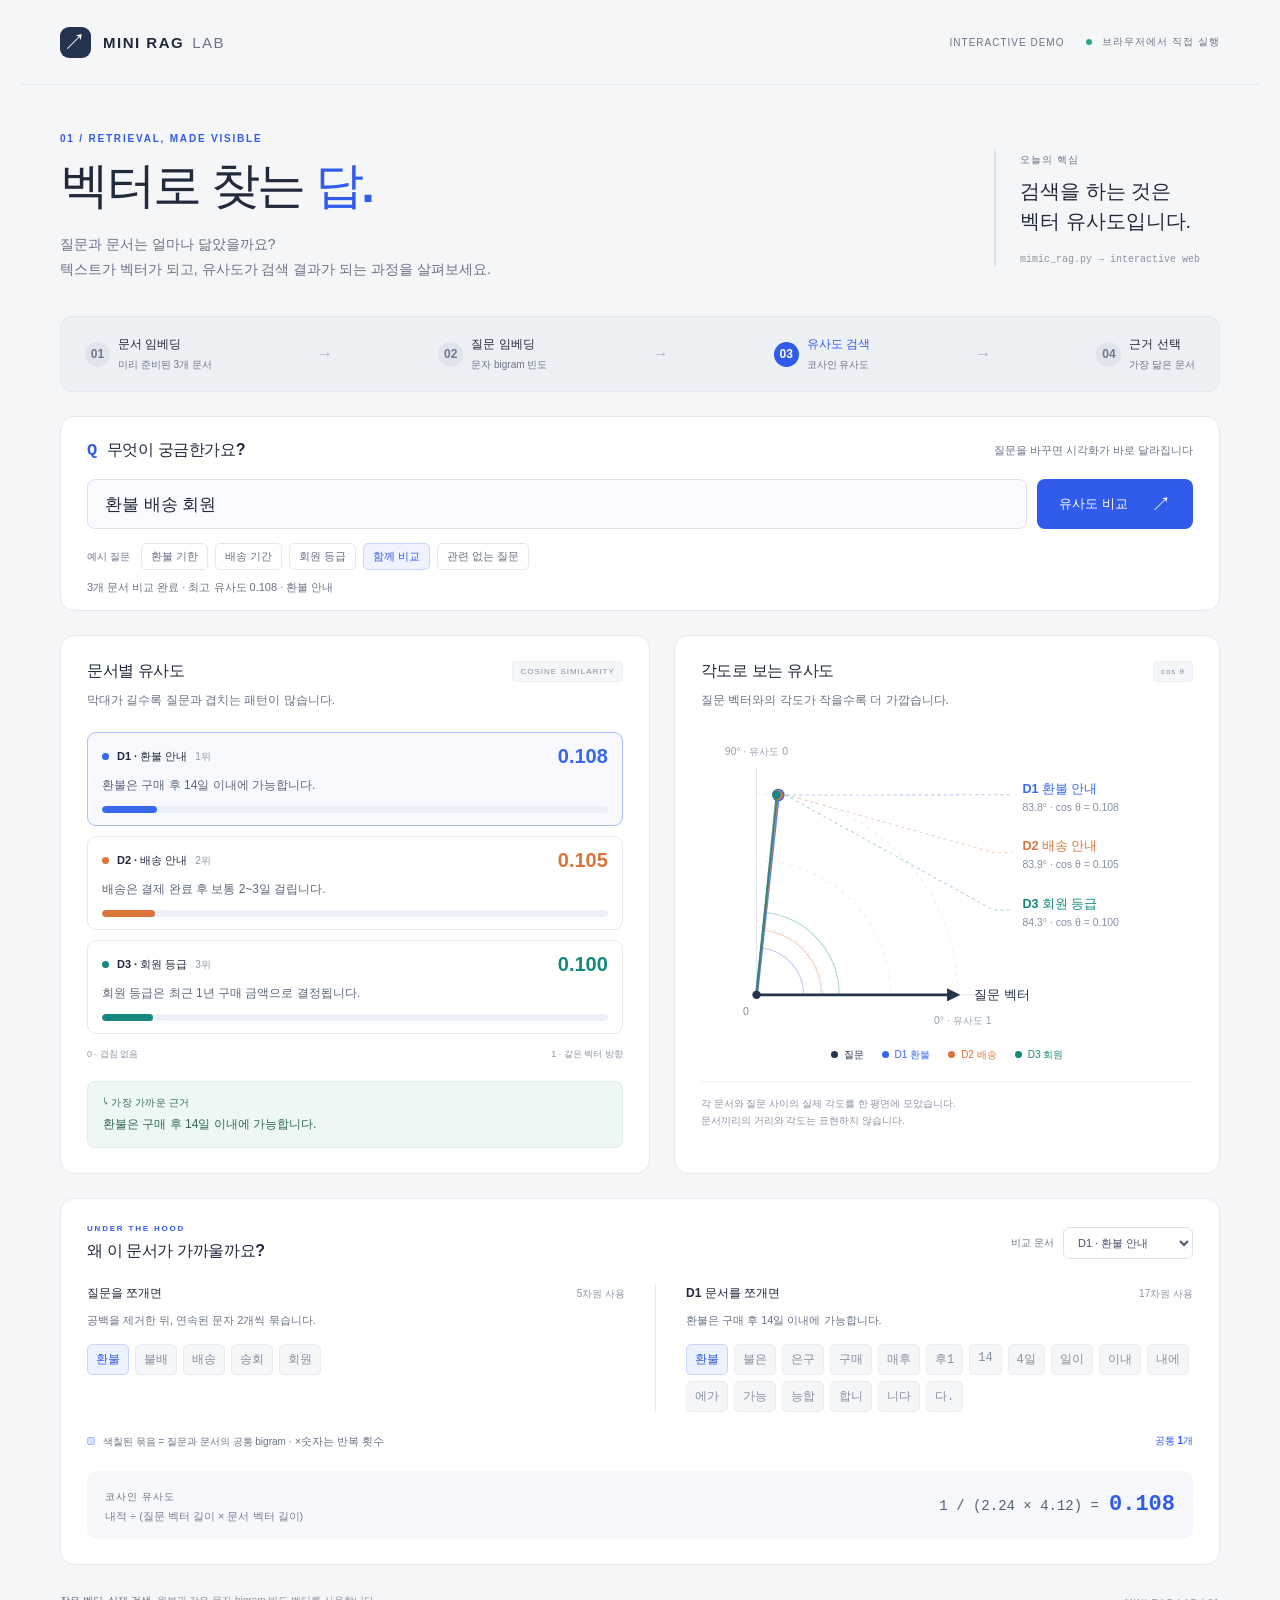
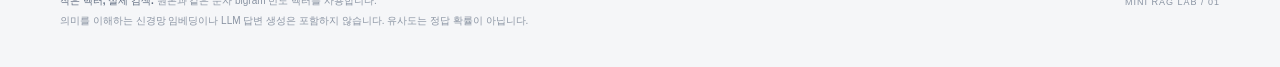
<file: 03-mimic-rag/index.html>
<!doctype html>
<html lang="ko">
<head>
  <meta charset="utf-8">
  <meta name="viewport" content="width=device-width, initial-scale=1">
  <meta name="theme-color" content="#f5f6f8">
  <title>벡터로 찾는 답 · Mini RAG Lab</title>
  <link rel="stylesheet" href="styles.css">
  <script src="rag.js" defer></script>
  <script src="app.js" defer></script>
</head>
<body>
  <header class="site-header"><a class="brand" href="./"><span class="brand-icon" aria-hidden="true">↗</span> MINI RAG <span class="brand-light">LAB</span></a><span class="header-note">INTERACTIVE DEMO <span class="live-dot"></span> 브라우저에서 직접 실행</span></header>
  <main>
    <section class="intro">
      <div><p class="eyebrow">01 / RETRIEVAL, MADE VISIBLE</p><h1>벡터로 찾는 <span>답.</span></h1><p class="intro-copy">질문과 문서는 얼마나 닮았을까요?<br>텍스트가 벡터가 되고, 유사도가 검색 결과가 되는 과정을 살펴보세요.</p></div>
      <div class="concept-note"><span class="small-label">오늘의 핵심</span><p>검색을 하는 것은<br><strong>벡터 유사도</strong>입니다.</p><span>mimic_rag.py → interactive web</span></div>
    </section>
    <nav class="pipeline" aria-label="검색 과정"><span><b>01</b> 문서 임베딩 <small>미리 준비된 3개 문서</small></span><i aria-hidden="true">→</i><span><b>02</b> 질문 임베딩 <small>문자 bigram 빈도</small></span><i aria-hidden="true">→</i><span class="current"><b>03</b> 유사도 검색 <small>코사인 유사도</small></span><i aria-hidden="true">→</i><span><b>04</b> 근거 선택 <small>가장 닮은 문서</small></span></nav>
    <section class="query-panel" aria-labelledby="query-title">
      <div class="section-title"><h2 id="query-title"><span class="step">Q</span> 무엇이 궁금한가요?</h2><span class="muted">질문을 바꾸면 시각화가 바로 달라집니다</span></div>
      <form id="query-form"><label class="sr-only" for="query">검색할 질문</label><input id="query" type="text" value="환불 배송 회원" maxlength="500" autocomplete="off" spellcheck="false" placeholder="예: 환불은 언제까지 가능한가요?"><button class="search-button" type="submit">유사도 비교 <span aria-hidden="true">↗</span></button></form>
      <div class="examples"><span>예시 질문</span><button type="button" data-query="환불은 언제까지 가능한가요?">환불 기한</button><button type="button" data-query="배송은 며칠 걸리나요?">배송 기간</button><button type="button" data-query="회원 등급은 어떻게 결정되나요?">회원 등급</button><button type="button" data-query="환불 배송 회원">함께 비교</button><button type="button" data-query="오늘 날씨 어때요?">관련 없는 질문</button></div>
      <p id="query-status" class="query-status" role="status" aria-live="polite"></p>
    </section>
    <div class="visual-grid">
      <section class="panel ranking-panel" aria-labelledby="ranking-title"><div class="section-title"><h2 id="ranking-title">문서별 유사도</h2><span class="pill">COSINE SIMILARITY</span></div><p class="panel-description">막대가 길수록 질문과 겹치는 패턴이 많습니다.</p><div id="rankings"></div><div class="scale"><span>0 · 겹침 없음</span><span>1 · 같은 벡터 방향</span></div><div class="result" id="result"></div></section>
      <section class="panel angle-panel" aria-labelledby="angle-title"><div class="section-title"><h2 id="angle-title">각도로 보는 유사도</h2><span class="pill">cos θ</span></div><p class="panel-description">질문 벡터와의 각도가 작을수록 더 가깝습니다.</p><div id="angle-chart"></div><div class="legend"><span class="legend-query">질문</span><span class="doc-0">D1 환불</span><span class="doc-1">D2 배송</span><span class="doc-2">D3 회원</span></div><p class="chart-note">각 문서와 질문 사이의 실제 각도를 한 평면에 모았습니다.<br>문서끼리의 거리와 각도는 표현하지 않습니다.</p></section>
    </div>
    <section class="panel detail-panel" aria-labelledby="detail-title"><div class="section-title"><div><p class="eyebrow">UNDER THE HOOD</p><h2 id="detail-title">왜 이 문서가 가까울까요?</h2></div><label class="select-label">비교 문서 <select id="document-select"><option value="0">D1 · 환불 안내</option><option value="1">D2 · 배송 안내</option><option value="2">D3 · 회원 등급</option></select></label></div>
      <div class="detail-grid"><div><div class="token-heading"><h3>질문을 쪼개면</h3><span id="query-token-count"></span></div><p class="explanation">공백을 제거한 뒤, 연속된 문자 2개씩 묶습니다.</p><div class="tokens" id="query-tokens"></div></div><div><div class="token-heading"><h3 id="document-token-title">문서를 쪼개면</h3><span id="doc-token-count"></span></div><p class="explanation" id="selected-document"></p><div class="tokens" id="document-tokens"></div></div></div>
      <div class="detail-bottom"><span><span class="overlap-key"></span> 색칠된 묶음 = 질문과 문서의 공통 bigram <span class="muted">· ×숫자는 반복 횟수</span></span><strong id="overlap-count"></strong></div>
      <div class="formula"><div><span class="small-label">코사인 유사도</span><p>내적 ÷ (질문 벡터 길이 × 문서 벡터 길이)</p></div><div id="formula-value"></div></div>
    </section>
    <footer><p><strong>작은 벡터, 실제 검색.</strong> 원본과 같은 문자 bigram 빈도 벡터를 사용합니다.</p><p>의미를 이해하는 신경망 임베딩이나 LLM 답변 생성은 포함하지 않습니다. 유사도는 정답 확률이 아닙니다.</p><span>MINI RAG LAB / 01</span></footer>
  </main>
</body>
</html>
</file>
<file: 03-mimic-rag/styles.css>
:root{font-family:Inter,-apple-system,BlinkMacSystemFont,"Segoe UI","Noto Sans KR",sans-serif;color:#202a3c;background:#f5f6f8;font-synthesis:none;--muted:#697487;--line:#e5e9ef;--accent:#315bea;--d0:#3867ec;--d1:#dc753b;--d2:#16877f}*{box-sizing:border-box}body{margin:0}button,input,select{font:inherit}button,a,input,select{-webkit-tap-highlight-color:transparent}button{cursor:pointer}button:focus-visible,a:focus-visible,select:focus-visible{outline:3px solid #8cabff;outline-offset:4px}.site-header{max-width:1240px;margin:auto;height:85px;display:flex;align-items:center;justify-content:space-between;padding:0 40px;border-bottom:1px solid var(--line)}.brand{display:flex;align-items:center;gap:8px;color:inherit;text-decoration:none;font-size:15px;font-weight:800;letter-spacing:1.5px}.brand-icon{display:grid;place-items:center;background:#24344e;color:#fff;width:31px;height:31px;border-radius:9px;font-size:23px;margin-right:4px}.brand-light{font-weight:400;color:var(--muted)}.header-note{font-size:10px;letter-spacing:1px;color:var(--muted);display:flex;align-items:center;gap:10px}.live-dot{height:6px;width:6px;background:#28a58c;border-radius:50%;margin-left:12px}main{max-width:1240px;margin:auto;padding:0 40px}.intro{display:flex;justify-content:space-between;align-items:center;padding:48px 0 34px}.eyebrow{font-size:10px;font-weight:700;letter-spacing:1.8px;color:var(--accent);margin:0 0 12px}h1{font-size:49px;letter-spacing:-2.5px;line-height:1.2;margin:0 0 17px;font-weight:800}h1 span{color:var(--accent)}.intro-copy{color:var(--muted);font-size:14px;line-height:1.8;margin:0}.concept-note{border-left:2px solid #dce2ec;padding:0 0 0 24px;margin-right:20px}.small-label{font-size:10px;letter-spacing:1px;color:var(--muted);font-weight:700}.concept-note p{font-size:20px;line-height:1.5;margin:9px 0 12px}.concept-note>span:last-child{font-family:monospace;font-size:10px;color:#8a94a5}.pipeline{display:flex;align-items:center;justify-content:space-between;gap:15px;background:#edf0f5;border:1px solid #e4e8f0;border-radius:12px;padding:19px 24px;margin-bottom:24px}.pipeline>span{font-size:12px;font-weight:650;display:grid;grid-template-columns:26px auto;gap:5px 7px;align-items:center}.pipeline b{grid-row:span 2;font-size:12px;display:grid;place-items:center;width:25px;height:25px;background:#e0e5ed;border-radius:50%;color:#6c7990}.pipeline small{font-size:10px;font-weight:400;color:var(--muted)}.pipeline i{font-style:normal;color:#a8b1bf}.pipeline .current b{background:var(--accent);color:white}.pipeline .current{color:var(--accent)}.query-panel{background:white;border:1px solid var(--line);border-radius:14px;padding:23px 26px 15px;margin-bottom:24px}.section-title{display:flex;justify-content:space-between;align-items:center;gap:12px}h2{font-size:16px;font-weight:750;letter-spacing:-.4px;margin:0;display:flex;align-items:center;gap:10px}.muted{color:var(--muted);font-size:11px}.step{color:var(--accent);font-family:monospace;font-size:17px}form{display:flex;gap:10px;margin:18px 0 14px}input{min-width:0;width:100%;border:1px solid #dce2ec;background:#fafbfe;border-radius:8px;padding:14px 17px;color:#202a3c;font-size:17px;outline:none}input:focus{border-color:var(--accent);box-shadow:0 0 0 3px #315bea14}.search-button{display:flex;align-items:center;justify-content:center;gap:23px;white-space:nowrap;background:var(--accent);border:0;border-radius:8px;color:white;padding:0 22px;font-size:13px;font-weight:600}.search-button:hover{background:#2349ce}.search-button span{font-size:20px}.examples{display:flex;flex-wrap:wrap;gap:7px;align-items:center;font-size:10px}.examples>span{color:var(--muted);margin-right:4px}.examples button{font-size:11px;border:1px solid var(--line);border-radius:5px;padding:5px 9px;color:#667184;background:white}.examples button:hover,.examples button.active{background:#eef3ff;border-color:#c7d6fe;color:#315bea}.query-status{min-height:15px;margin:10px 0 0;color:var(--muted);font-size:11px}.visual-grid{display:grid;grid-template-columns:1.08fr 1fr;gap:24px;margin-bottom:24px}.panel{border:1px solid var(--line);border-radius:14px;background:white;padding:25px 26px}.pill{font-size:8px;letter-spacing:1px;color:#8490a4;background:#f4f6f9;border:1px solid #edf0f4;padding:5px 7px;border-radius:4px;white-space:nowrap}.panel-description{font-size:12px;color:var(--muted);margin:10px 0 23px}.rank-card{display:block;width:100%;text-align:left;background:#fff;border:1px solid var(--line);border-radius:9px;padding:12px 14px;margin-bottom:10px;color:inherit}.rank-card.selected{background:#f7f9ff;border-color:#a9bff9}.rank-heading{display:flex;align-items:center;gap:8px;font-size:11px}.doc-dot{width:7px;height:7px;border-radius:50%;background:var(--doc-color)}.doc-name{font-weight:650}.rank-number{color:#8c97a6;font-size:10px}.score{margin-left:auto;font-variant-numeric:tabular-nums;font-size:20px;font-weight:750;color:var(--doc-color)}.rank-card p{font-size:12px;margin:8px 0 12px;line-height:1.5;color:#59667a}.track{height:7px;background:#edf0f6;border-radius:10px;overflow:hidden}.bar{height:100%;border-radius:10px;background:var(--doc-color);transition:width .45s ease}.scale{display:flex;justify-content:space-between;color:#8b96a7;font-size:9px;margin-top:14px}.result{margin-top:20px;padding:13px 15px;background:#edf7f3;border:1px solid #dbede5;border-radius:8px;font-size:12px;line-height:1.6;color:#306954}.result strong{display:block;font-size:10px;letter-spacing:.3px;margin-bottom:4px}.result.empty{background:#f5f6f8;border-color:var(--line);color:var(--muted)}#angle-chart svg{width:100%;height:auto;display:block}#angle-chart{min-height:260px}.legend{display:flex;justify-content:center;flex-wrap:wrap;gap:18px;font-size:10px;color:var(--muted);margin:2px 0 19px}.legend span:before{content:"";display:inline-block;width:7px;height:7px;margin-right:6px;border-radius:50%;background:currentColor}.legend-query{color:#25334d}.doc-0{color:var(--d0)}.doc-1{color:var(--d1)}.doc-2{color:var(--d2)}.chart-note{font-size:10px;color:#8a94a5;line-height:1.7;margin:0;padding-top:13px;border-top:1px solid #eef0f4}.detail-panel>.section-title{margin-bottom:23px}.detail-panel .eyebrow{font-size:8px;margin-bottom:8px}.select-label{display:flex;gap:9px;align-items:center;font-size:10px;color:var(--muted)}select{background:#fff;border:1px solid #dce2ec;border-radius:6px;padding:8px 27px 8px 10px;font-size:11px;color:#46546c}.detail-grid{display:grid;grid-template-columns:1fr 1fr;gap:30px}.detail-grid>div+div{border-left:1px solid var(--line);padding-left:30px}.token-heading{display:flex;justify-content:space-between;gap:10px;align-items:center}h3{font-size:12px;margin:0}.token-heading>span{font-size:10px;color:#8a94a5}.explanation{font-size:11px;color:var(--muted);margin:10px 0 14px;line-height:1.6}.tokens{display:flex;flex-wrap:wrap;gap:6px;max-height:220px;overflow:auto;align-content:start;min-height:68px}.token{font-family:monospace;font-size:12px;padding:6px 8px;color:#8691a3;background:#f4f6f8;border:1px solid #e9edf2;border-radius:5px}.token.shared{color:#315bea;background:#edf2ff;border-color:#c8d6fd;font-weight:650}.token small{font-size:9px;margin-left:3px}.detail-bottom{display:flex;justify-content:space-between;align-items:center;gap:15px;font-size:10px;color:var(--muted);margin:22px 0}.overlap-key{display:inline-block;width:8px;height:8px;background:#d4e0ff;border:1px solid #a9bffc;border-radius:2px;margin-right:5px}.detail-bottom strong{color:var(--accent);white-space:nowrap}.formula{background:#f6f8fb;border-radius:9px;display:flex;justify-content:space-between;align-items:center;gap:20px;padding:15px 18px}.formula p{font-size:11px;margin:5px 0 0;color:#748096}#formula-value{font-size:14px;color:#53617a;font-family:monospace}#formula-value strong{color:var(--accent);font-size:22px;margin-left:10px}footer{position:relative;color:#8993a2;font-size:10px;line-height:1.7;padding:27px 0 35px}footer p{margin:0 0 3px}footer strong{color:#5d6a7e;font-weight:650}footer>span{position:absolute;right:0;top:30px;font-size:9px;letter-spacing:1px}.sr-only{position:absolute;width:1px;height:1px;padding:0;margin:-1px;overflow:hidden;clip:rect(0,0,0,0);white-space:nowrap;border:0}.empty-tokens{font-size:12px;color:var(--muted)}@media(min-width:1300px){#angle-chart{padding:0 10px}}@media(max-width:900px){main{padding:0 24px}.site-header{padding:0 24px}.pipeline{padding:16px;gap:8px}.pipeline small{display:none}.pipeline b{grid-row:auto}.visual-grid{gap:16px}.panel{padding:21px 19px}.pill{font-size:7px}.concept-note{margin:0}.score{font-size:18px}footer>span{display:none}}@media(max-width:680px){main{padding:0 16px}.site-header{height:65px;padding:0 16px}.header-note{font-size:0;gap:0}.header-note .live-dot{margin:0}.intro{padding:32px 0 25px}h1{font-size:39px}.intro-copy{font-size:12px}.concept-note{display:none}.pipeline{gap:4px;padding:13px 10px}.pipeline>span{display:flex;gap:5px;font-size:10px}.pipeline b{font-size:8px;width:19px;height:19px}.pipeline i{font-size:10px}.query-panel{padding:20px 17px 13px}.query-panel .section-title>.muted{display:none}form{gap:7px}input{font-size:15px;padding:13px 11px}.search-button{font-size:11px;padding:0 12px;gap:9px}.visual-grid{grid-template-columns:1fr}.panel{padding:22px 19px}.detail-grid{grid-template-columns:1fr;gap:22px}.detail-grid>div+div{padding-left:0;border-left:0;border-top:1px solid var(--line);padding-top:20px}.detail-panel>.section-title{align-items:start;gap:15px}.select-label{font-size:0;gap:0}select{max-width:140px}.detail-bottom{align-items:start;line-height:1.7}.detail-bottom .muted{display:block;font-size:10px}.formula{align-items:start;flex-direction:column;gap:12px}#angle-chart{max-width:440px;margin:auto}footer{font-size:9px}}@media(prefers-reduced-motion:reduce){*{scroll-behavior:auto!important;transition:none!important}}
</file>
